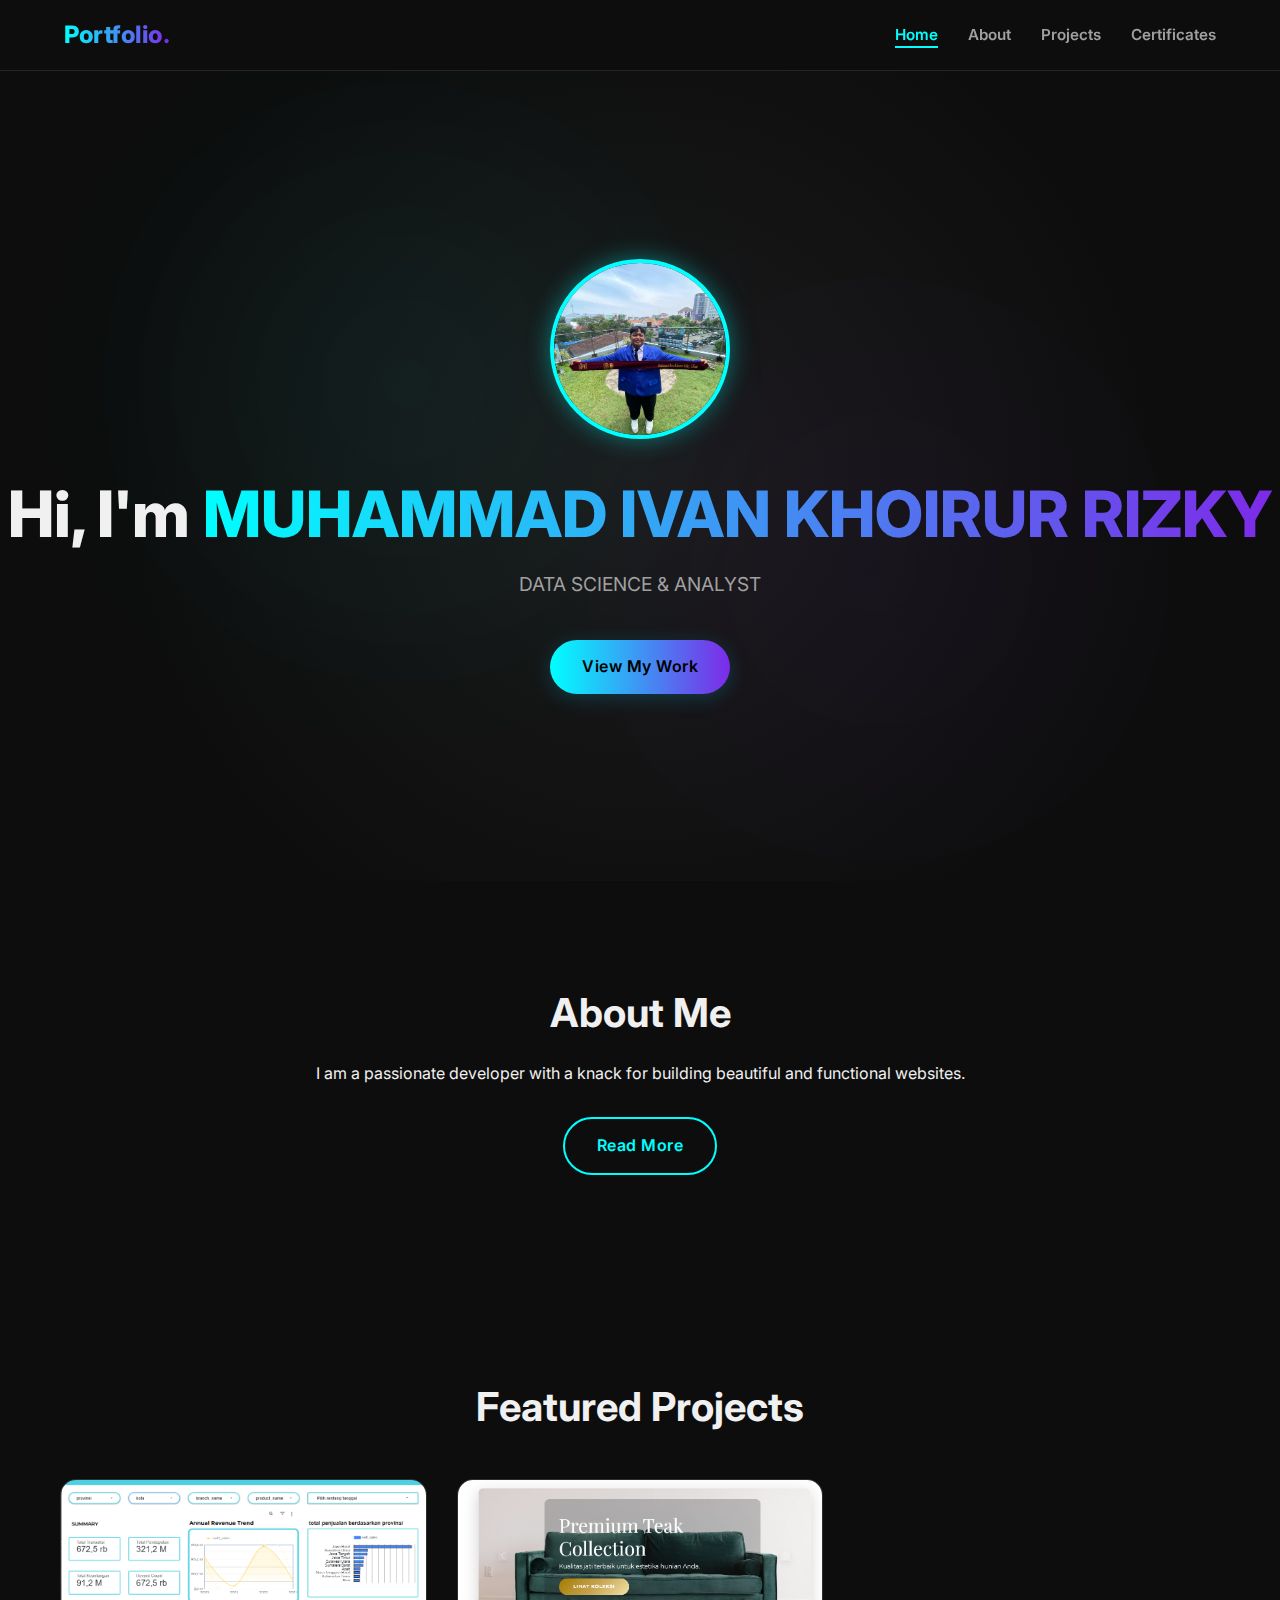
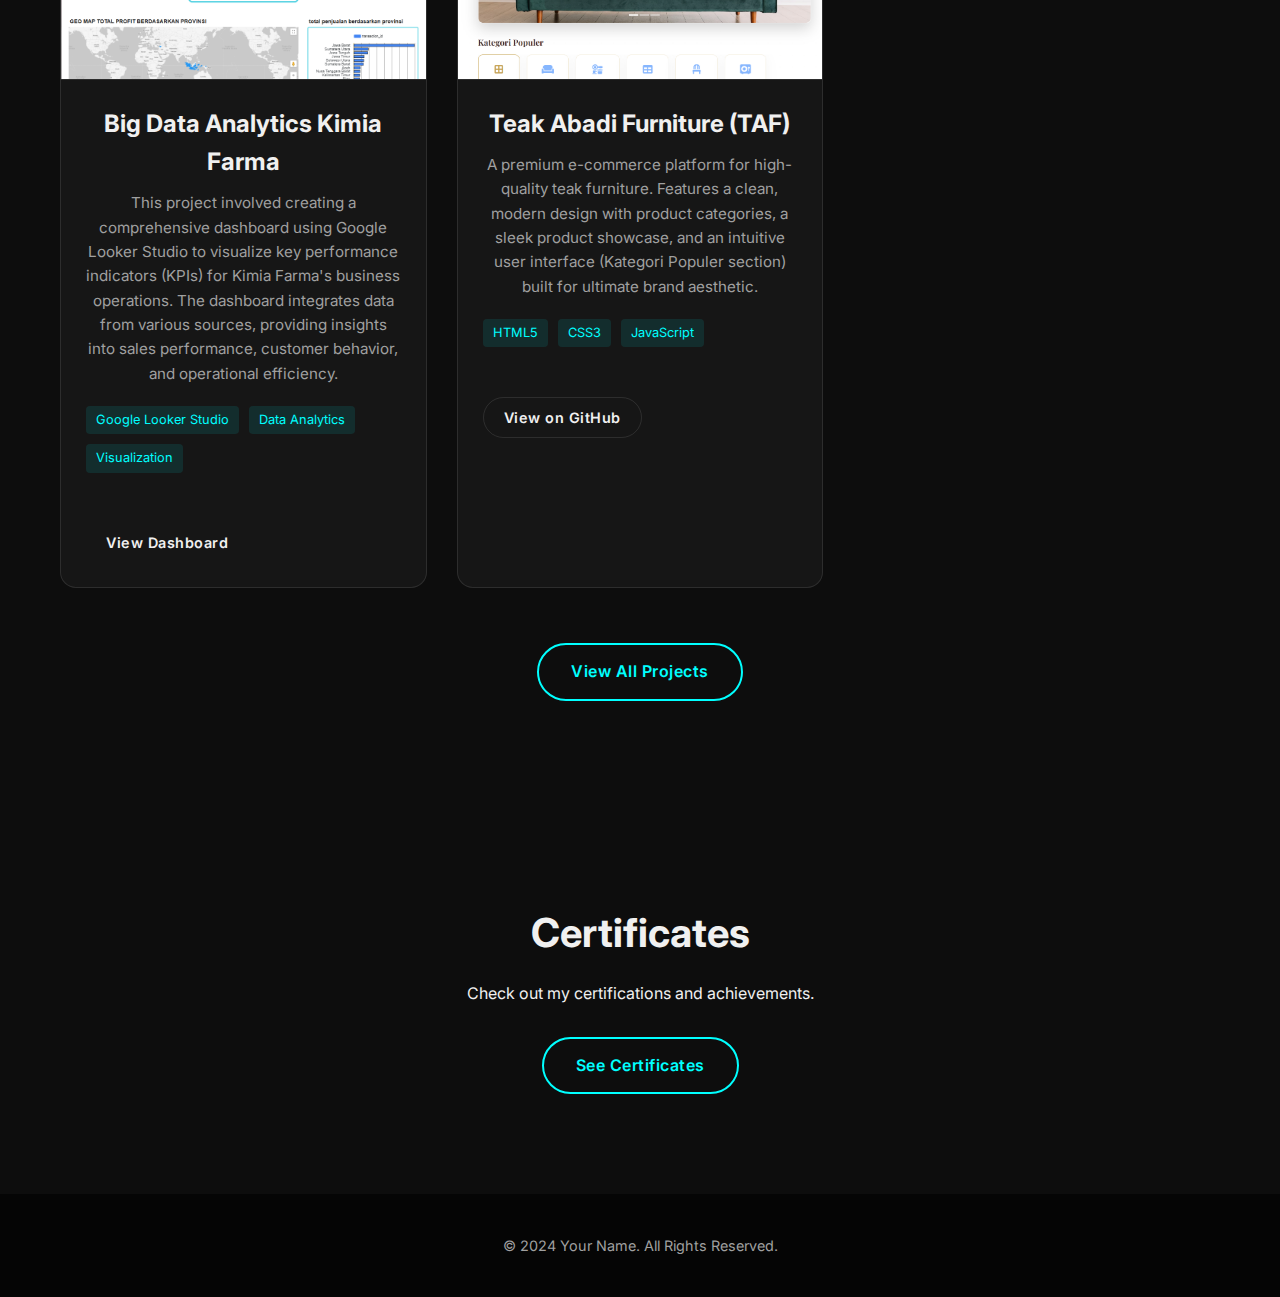
<file: index.html>
<!DOCTYPE html>
<html lang="en">

<head>
    <meta charset="UTF-8">
    <meta name="viewport" content="width=device-width, initial-scale=1.0">
    <title>My Portfolio</title>
    <link rel="stylesheet" href="css/style.css">
    <link href="https://fonts.googleapis.com/css2?family=Inter:wght@400;600;700&display=swap" rel="stylesheet">
    <link rel="stylesheet" href="https://cdnjs.cloudflare.com/ajax/libs/font-awesome/6.0.0/css/all.min.css">
</head>

<body>
    <nav class="navbar">
        <div class="logo">Portfolio.</div>
        <ul class="nav-links">
            <li><a href="index.html" class="active">Home</a></li>
            <li><a href="about.html">About</a></li>
            <li><a href="projects.html">Projects</a></li>
            <li><a href="certificates.html">Certificates</a></li>
        </ul>
        <div class="hamburger">
            <i class="fas fa-bars"></i>
        </div>
    </nav>

    <header class="hero">
        <div class="hero-content">
            <div class="profile-container">
                <img src="assets/FOTO PROFILE/WhatsApp Image 2026-02-15 at 11.28.17.jpeg" alt="Profile Photo"
                    class="profile-photo">
            </div>
            <h1>Hi, I'm <span class="highlight">MUHAMMAD IVAN KHOIRUR RIZKY</span></h1>
            <p>DATA SCIENCE & ANALYST</p>
            <a href="projects.html" class="btn btn-primary">View My Work</a>
        </div>
    </header>

    <section class="section-preview" id="about-preview">
        <div class="container">
            <h2>About Me</h2>
            <p>I am a passionate developer with a knack for building beautiful and functional websites.</p>
            <a href="about.html" class="btn btn-secondary">Read More</a>
        </div>
    </section>

    <section class="section-preview" id="projects-preview">
        <div class="container">
            <h2>Featured Projects</h2>
            <div class="projects-grid">
                <!-- Project Kimia Farma -->
                <article class="project-card">
                    <div class="project-image">
                        <img src="assets/projects/Project rakamin based internship big data analyst kimia farma 2020-2023.png"
                            alt="Big Data Analytics Kimia Farma">
                    </div>
                    <div class="project-info">
                        <h2>Big Data Analytics Kimia Farma</h2>
                        <p>This project involved creating a comprehensive dashboard using Google Looker Studio to
                            visualize key performance indicators (KPIs) for Kimia Farma's business operations. The
                            dashboard integrates data from various sources, providing insights into sales performance,
                            customer behavior, and operational efficiency.</p>
                        <div class="tech-stack">
                            <span>Google Looker Studio</span>
                            <span>Data Analytics</span>
                            <span>Visualization</span>
                        </div>
                        <div class="project-links">
                            <a href="#" class="btn btn-sm">View Dashboard</a>
                        </div>
                    </div>
                </article>

                <!-- Project TAF Furniture -->
                <article class="project-card">
                    <div class="project-image">
                        <img src="assets/projects/taf-project.png" alt="TAF Furniture">
                    </div>
                    <div class="project-info">
                        <h2>Teak Abadi Furniture (TAF)</h2>
                        <p>A premium e-commerce platform for high-quality teak furniture. Features a clean, modern
                            design with product categories, a sleek product showcase, and an intuitive user interface
                            (Kategori Populer section) built for ultimate brand aesthetic.</p>
                        <div class="tech-stack">
                            <span>HTML5</span>
                            <span>CSS3</span>
                            <span>JavaScript</span>
                        </div>
                        <div class="project-links">
                            <a href="https://github.com/IVAN96F/TAF-PROJECT.git" target="_blank"
                                class="btn btn-sm btn-outline">View on GitHub</a>
                        </div>
                    </div>
                </article>
            </div>
            <br>
            <div style="text-align: center;">
                <a href="projects.html" class="btn btn-secondary">View All Projects</a>
            </div>
        </div>
    </section>

    <section class="section-preview" id="certificates-preview">
        <div class="container">
            <h2>Certificates</h2>
            <p>Check out my certifications and achievements.</p>
            <a href="certificates.html" class="btn btn-secondary">See Certificates</a>
        </div>
    </section>

    <footer>
        <p>&copy; 2024 Your Name. All Rights Reserved.</p>
    </footer>

    <script src="js/script.js"></script>
</body>

</html>
</file>
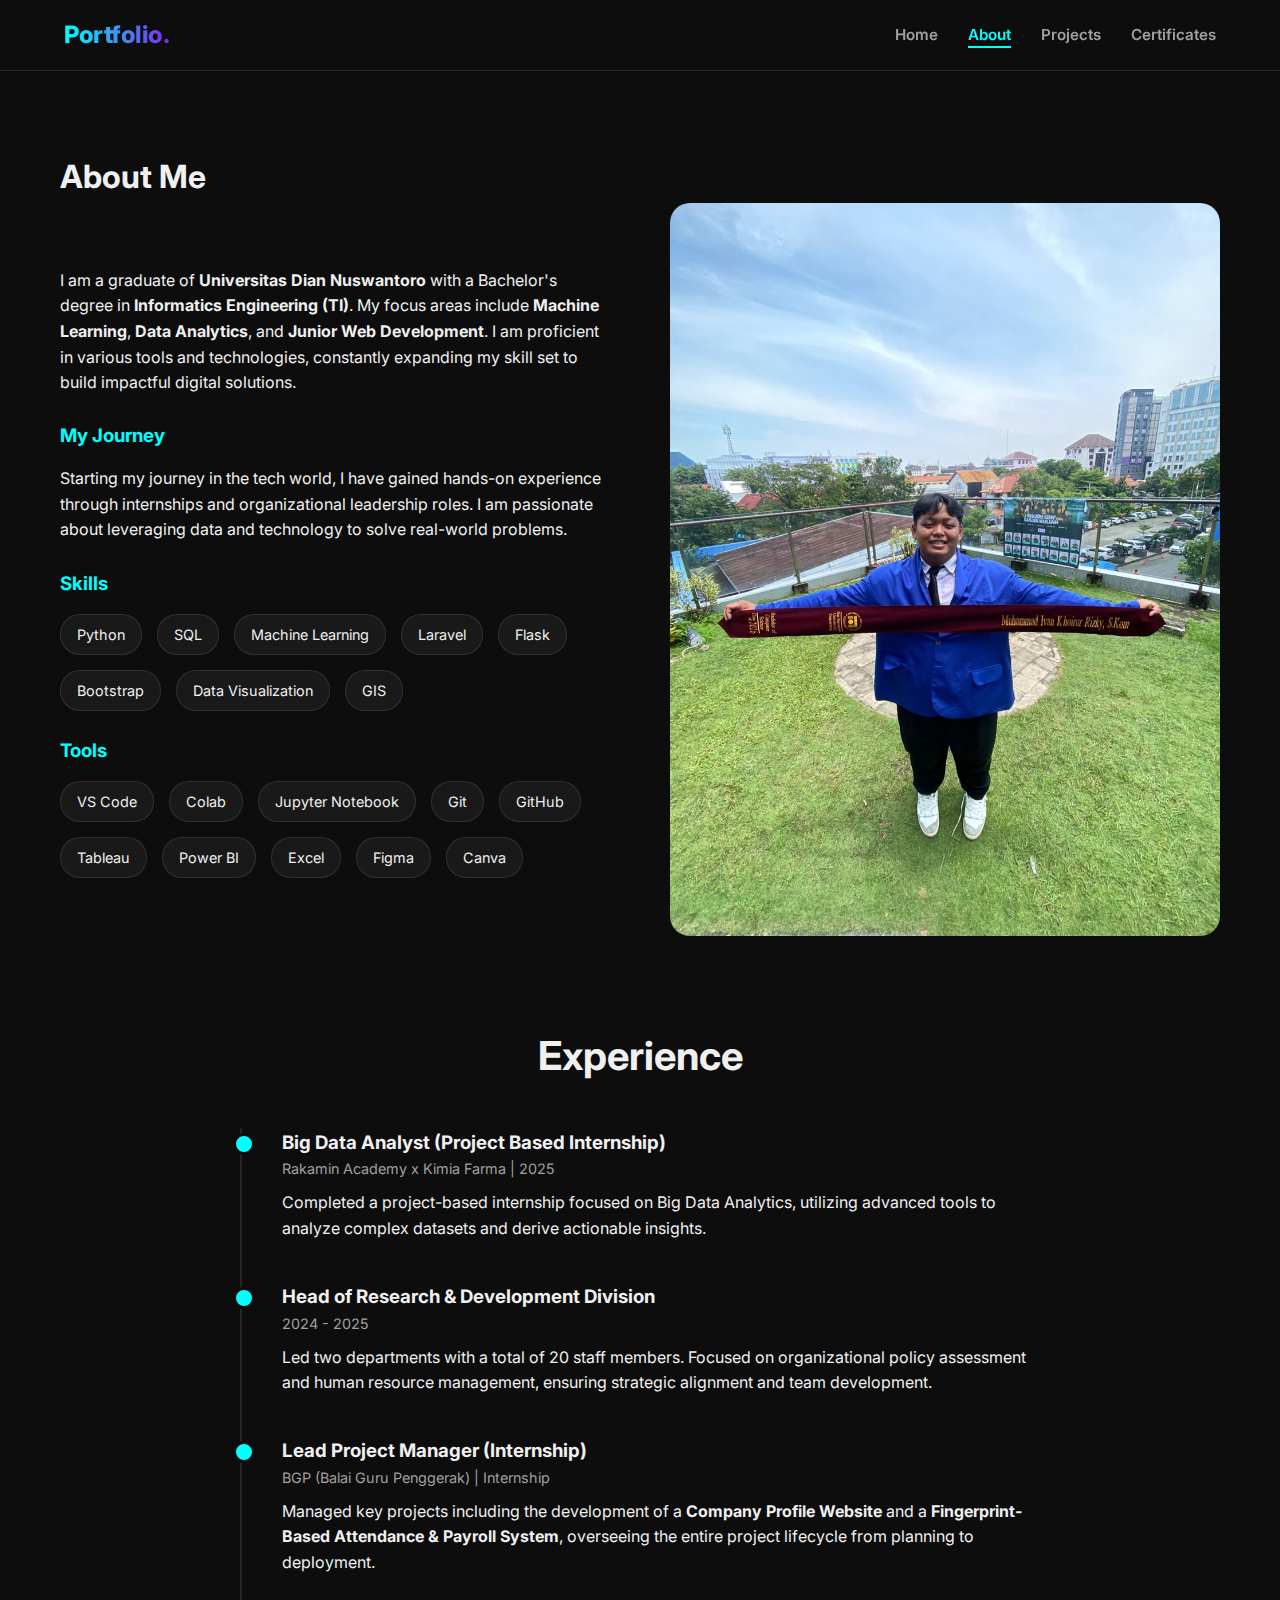
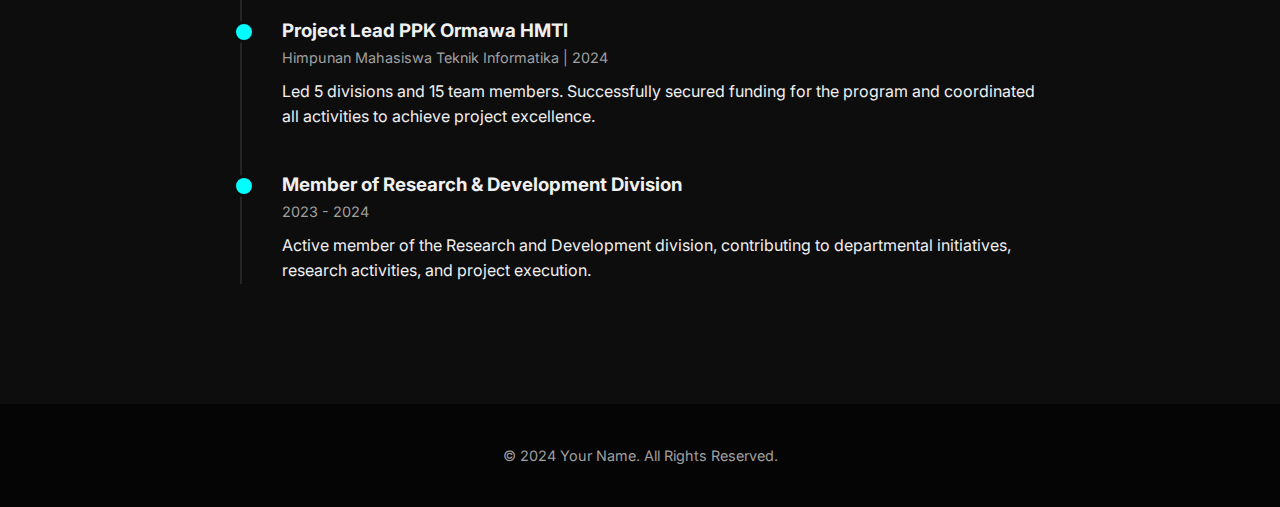
<file: about.html>
<!DOCTYPE html>
<html lang="en">

<head>
    <meta charset="UTF-8">
    <meta name="viewport" content="width=device-width, initial-scale=1.0">
    <title>About Me - Portfolio</title>
    <link rel="stylesheet" href="css/style.css">
    <link href="https://fonts.googleapis.com/css2?family=Inter:wght@400;600;700&display=swap" rel="stylesheet">
    <link rel="stylesheet" href="https://cdnjs.cloudflare.com/ajax/libs/font-awesome/6.0.0/css/all.min.css">
</head>

<body>
    <nav class="navbar">
        <div class="logo">Portfolio.</div>
        <ul class="nav-links">
            <li><a href="index.html">Home</a></li>
            <li><a href="about.html" class="active">About</a></li>
            <li><a href="projects.html">Projects</a></li>
            <li><a href="certificates.html">Certificates</a></li>
        </ul>
        <div class="hamburger">
            <i class="fas fa-bars"></i>
        </div>
    </nav>

    <main class="page-content">
        <div class="container">
            <h1>About Me</h1>
            <div class="about-grid">
                <div class="about-text">
                    <p>I am a graduate of <strong>Universitas Dian Nuswantoro</strong> with a Bachelor's degree in
                        <strong>Informatics
                            Engineering (TI)</strong>. My focus areas include <strong>Machine Learning</strong>,
                        <strong>Data Analytics</strong>, and
                        <strong>Junior Web Development</strong>. I am proficient in various tools and technologies,
                        constantly
                        expanding my skill set to build impactful digital solutions.
                    </p>
                    <br>
                    <h3>My Journey</h3>
                    <p>Starting my journey in the tech world, I have gained hands-on experience through internships and
                        organizational leadership roles. I am passionate about leveraging data and technology to solve
                        real-world problems.</p>
                    <br>
                    <h3>Skills</h3>
                    <ul class="skills-list">
                        <li>Python</li>
                        <li>SQL</li>
                        <li>Machine Learning</li>
                        <li>Laravel</li>
                        <li>Flask</li>
                        <li>Bootstrap</li>
                        <li>Data Visualization</li>
                        <li>GIS</li>
                    </ul>
                    <br>
                    <h3>Tools</h3>
                    <ul class="skills-list">
                        <li>VS Code</li>
                        <li>Colab</li>
                        <li>Jupyter Notebook</li>
                        <li>Git</li>
                        <li>GitHub</li>
                        <li>Tableau</li>
                        <li>Power BI</li>
                        <li>Excel</li>
                        <li>Figma</li>
                        <li>Canva</li>
                    </ul>
                </div>
                <div class="about-image">
                    <img src="assets/FOTO PROFILE/WhatsApp Image 2026-02-15 at 11.28.17.jpeg" alt="Profile Photo"
                        onerror="this.src='[data-uri]'"
                        style="width: 100%; border-radius: 20px;">
                </div>
            </div>

            <div class="experience-section">
                <h2>Experience</h2>
                <div class="timeline">
                    <!-- Item 1 -->
                    <div class="timeline-item">
                        <h3>Big Data Analyst (Project Based Internship)</h3>
                        <span>Rakamin Academy x Kimia Farma | 2025</span>
                        <p>Completed a project-based internship focused on Big Data Analytics, utilizing advanced tools
                            to analyze complex datasets and derive actionable insights.</p>
                    </div>

                    <!-- Item 2 -->
                    <div class="timeline-item">
                        <h3>Head of Research & Development Division</h3>
                        <span>2024 - 2025</span>
                        <p>Led two departments with a total of 20 staff members. Focused on organizational policy
                            assessment and human resource management, ensuring strategic alignment and team development.
                        </p>
                    </div>

                    <!-- Item 3 -->
                    <div class="timeline-item">
                        <h3>Lead Project Manager (Internship)</h3>
                        <span>BGP (Balai Guru Penggerak) | Internship</span>
                        <p>Managed key projects including the development of a <strong>Company Profile Website</strong>
                            and a <strong>Fingerprint-Based Attendance & Payroll System</strong>, overseeing the entire
                            project lifecycle from planning to deployment.</p>
                    </div>

                    <!-- Item 4 -->
                    <div class="timeline-item">
                        <h3>Project Lead PPK Ormawa HMTI</h3>
                        <span>Himpunan Mahasiswa Teknik Informatika | 2024</span>
                        <p>Led 5 divisions and 15 team members. Successfully secured funding for the program and
                            coordinated all activities to achieve project excellence.</p>
                    </div>

                    <!-- Item 5 -->
                    <div class="timeline-item">
                        <h3>Member of Research & Development Division</h3>
                        <span>2023 - 2024</span>
                        <p>Active member of the Research and Development division, contributing to departmental
                            initiatives, research activities, and project execution.</p>
                    </div>
                </div>
            </div>
        </div>
    </main>

    <footer>
        <p>&copy; 2024 Your Name. All Rights Reserved.</p>
    </footer>

    <script src="js/script.js"></script>
</body>

</html>
</file>
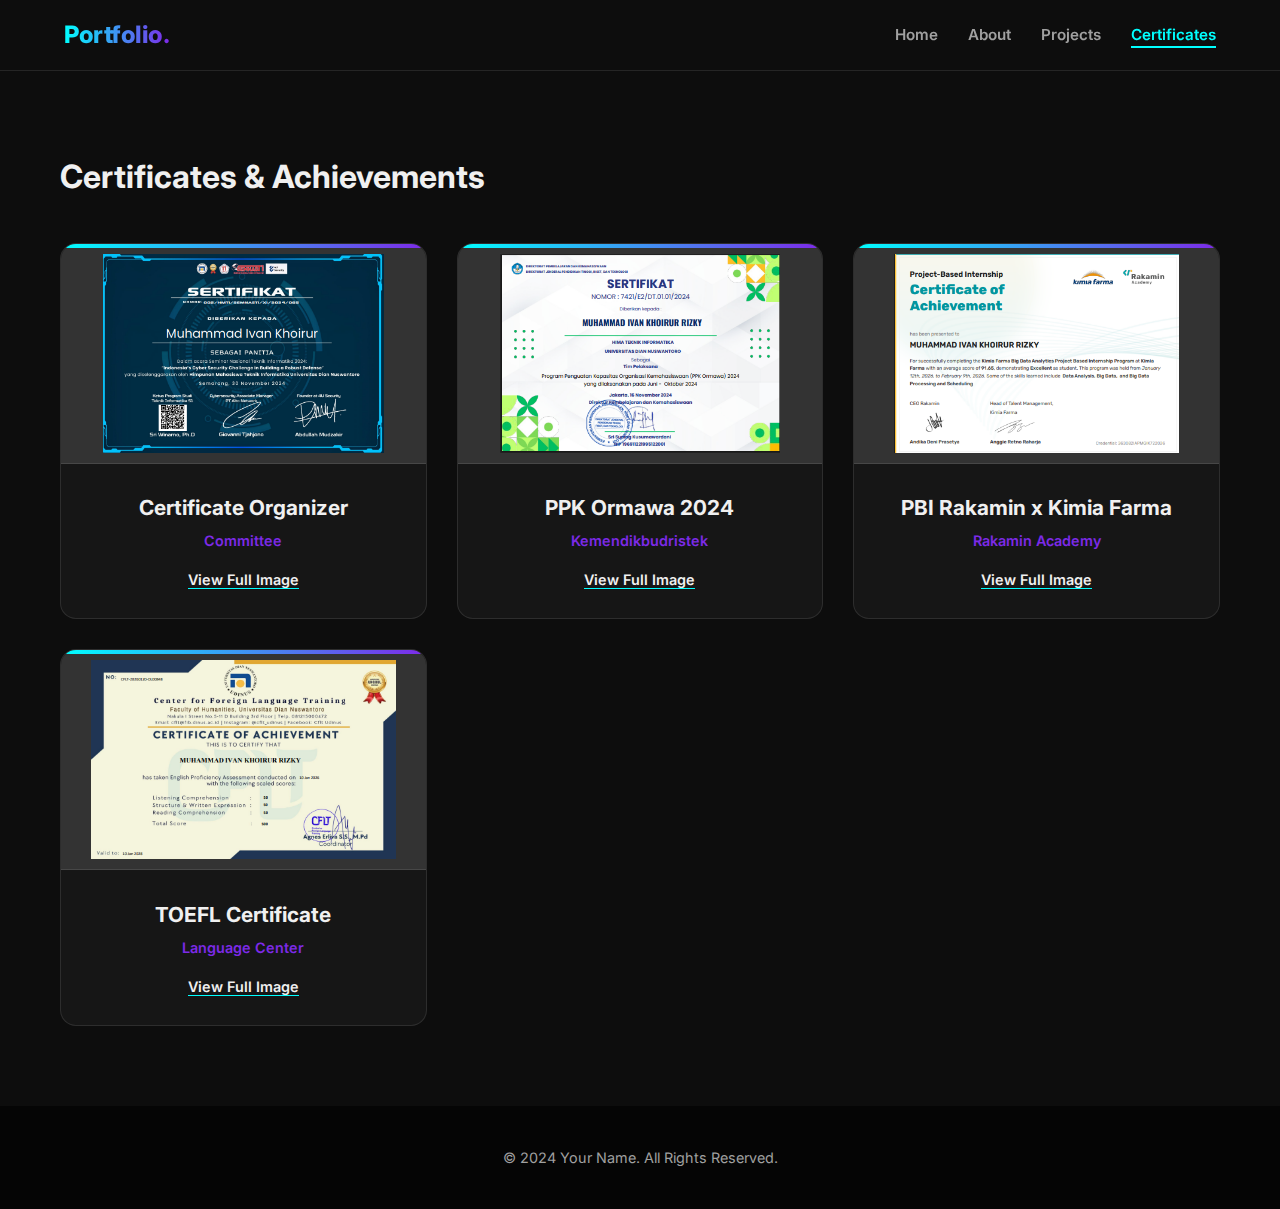
<file: certificates.html>
<!DOCTYPE html>
<html lang="en">

<head>
    <meta charset="UTF-8">
    <meta name="viewport" content="width=device-width, initial-scale=1.0">
    <title>Certificates - Portfolio</title>
    <link rel="stylesheet" href="css/style.css">
    <link href="https://fonts.googleapis.com/css2?family=Inter:wght@400;600;700&display=swap" rel="stylesheet">
    <link rel="stylesheet" href="https://cdnjs.cloudflare.com/ajax/libs/font-awesome/6.0.0/css/all.min.css">
</head>

<body>
    <nav class="navbar">
        <div class="logo">Portfolio.</div>
        <ul class="nav-links">
            <li><a href="index.html">Home</a></li>
            <li><a href="about.html">About</a></li>
            <li><a href="projects.html">Projects</a></li>
            <li><a href="certificates.html" class="active">Certificates</a></li>
        </ul>
        <div class="hamburger">
            <i class="fas fa-bars"></i>
        </div>
    </nav>

    <main class="page-content">
        <div class="container">
            <h1>Certificates & Achievements</h1>
            <div class="certificates-grid">
                <div class="cert-card">
                    <img src="assets/SERTIFIKAT/CERTIFICATE ORGANIZER.png" alt="Certificate Organizer" class="cert-img">
                    <h3>Certificate Organizer</h3>
                    <p class="issuer">Committee</p>
                    <a href="assets/SERTIFIKAT/CERTIFICATE ORGANIZER.png" class="cert-link" target="_blank">View Full
                        Image</a>
                </div>

                <div class="cert-card">
                    <img src="assets/SERTIFIKAT/PPK ORMAWA 2024.png" alt="PPK Ormawa 2024" class="cert-img">
                    <h3>PPK Ormawa 2024</h3>
                    <p class="issuer">Kemendikbudristek</p>
                    <a href="assets/SERTIFIKAT/PPK ORMAWA 2024.png" class="cert-link" target="_blank">View Full
                        Image</a>
                </div>

                <div class="cert-card">
                    <img src="assets/SERTIFIKAT/PROJECT-BASED INTERNSHIP RAKAMIN X KIMIA FARMA.png"
                        alt="PBI Rakamin x Kimia Farma" class="cert-img">
                    <h3>PBI Rakamin x Kimia Farma</h3>
                    <p class="issuer">Rakamin Academy</p>
                    <a href="assets/SERTIFIKAT/PROJECT-BASED INTERNSHIP RAKAMIN X KIMIA FARMA.png" class="cert-link"
                        target="_blank">View Full Image</a>
                </div>

                <div class="cert-card">
                    <img src="assets/SERTIFIKAT/TOEFL CERTIFICATE.png" alt="TOEFL Certificate" class="cert-img">
                    <h3>TOEFL Certificate</h3>
                    <p class="issuer">Language Center</p>
                    <a href="assets/SERTIFIKAT/TOEFL CERTIFICATE.png" class="cert-link" target="_blank">View Full
                        Image</a>
                </div>
            </div>
        </div>
    </main>

    <footer>
        <p>&copy; 2024 Your Name. All Rights Reserved.</p>
    </footer>

    <script src="js/script.js"></script>
</body>

</html>
</file>
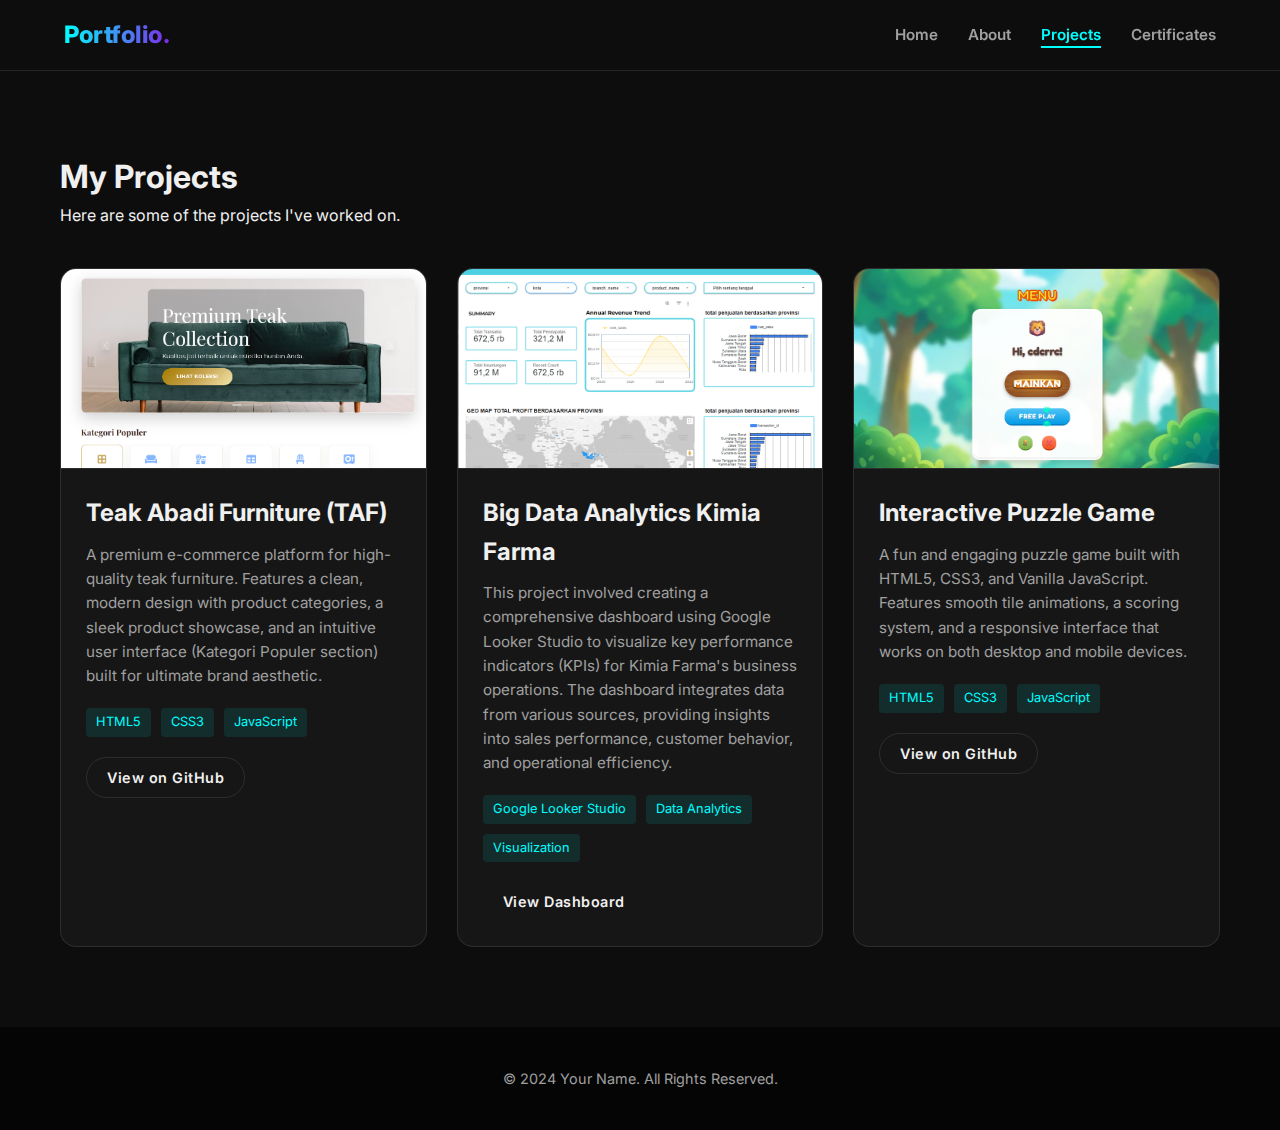
<file: projects.html>
<!DOCTYPE html>
<html lang="en">

<head>
    <meta charset="UTF-8">
    <meta name="viewport" content="width=device-width, initial-scale=1.0">
    <title>My Projects - Portfolio</title>
    <link rel="stylesheet" href="css/style.css">
    <link href="https://fonts.googleapis.com/css2?family=Inter:wght@400;600;700&display=swap" rel="stylesheet">
    <link rel="stylesheet" href="https://cdnjs.cloudflare.com/ajax/libs/font-awesome/6.0.0/css/all.min.css">
</head>

<body>
    <nav class="navbar">
        <div class="logo">Portfolio.</div>
        <ul class="nav-links">
            <li><a href="index.html">Home</a></li>
            <li><a href="about.html">About</a></li>
            <li><a href="projects.html" class="active">Projects</a></li>
            <li><a href="certificates.html">Certificates</a></li>
        </ul>
        <div class="hamburger">
            <i class="fas fa-bars"></i>
        </div>
    </nav>

    <main class="page-content">
        <div class="container">
            <h1>My Projects</h1>
            <p class="subtitle">Here are some of the projects I've worked on.</p>

            <div class="projects-grid">
                <!-- Project TAF Furniture -->
                <article class="project-card">
                    <div class="project-image">
                        <img src="assets/projects/taf-project.png" alt="TAF Furniture">
                    </div>
                    <div class="project-info">
                        <h2>Teak Abadi Furniture (TAF)</h2>
                        <p>A premium e-commerce platform for high-quality teak furniture. Features a clean, modern
                            design with product categories, a sleek product showcase, and an intuitive user interface
                            (Kategori Populer section) built for ultimate brand aesthetic.</p>
                        <div class="tech-stack">
                            <span>HTML5</span>
                            <span>CSS3</span>
                            <span>JavaScript</span>
                        </div>
                        <div class="project-links">
                            <a href="https://github.com/IVAN96F/TAF-PROJECT.git" target="_blank"
                                class="btn btn-sm btn-outline">View on GitHub</a>
                        </div>
                    </div>
                </article>
                <!-- Project Kimia Farma -->
                <article class="project-card">
                    <div class="project-image">
                        <img src="assets/projects/Project rakamin based internship big data analyst kimia farma 2020-2023.png"
                            alt="Big Data Analytics Kimia Farma">
                    </div>
                    <div class="project-info">
                        <h2>Big Data Analytics Kimia Farma</h2>
                        <p>This project involved creating a comprehensive dashboard using Google Looker Studio to
                            visualize key performance indicators (KPIs) for Kimia Farma's business operations. The
                            dashboard integrates data from various sources, providing insights into sales performance,
                            customer behavior, and operational efficiency.</p>
                        <div class="tech-stack">
                            <span>Google Looker Studio</span>
                            <span>Data Analytics</span>
                            <span>Visualization</span>
                        </div>
                        <div class="project-links">
                            <a href="#" class="btn btn-sm">View Dashboard</a>
                        </div>
                    </div>
                </article>

                <!-- Project Puzzle Game -->
                <article class="project-card">
                    <div class="project-image">
                        <img src="assets/projects/Project PUZZL GAME.png" alt="Puzzle Game">
                    </div>
                    <div class="project-info">
                        <h2>Interactive Puzzle Game</h2>
                        <p>A fun and engaging puzzle game built with HTML5, CSS3, and Vanilla JavaScript. Features
                            smooth tile animations, a scoring system, and a responsive interface that works on both
                            desktop and mobile devices.</p>
                        <div class="tech-stack">
                            <span>HTML5</span>
                            <span>CSS3</span>
                            <span>JavaScript</span>
                        </div>
                        <div class="project-links">
                            <a href="https://github.com/IVAN96F/Puzzle-game-by-ivan-.git" target="_blank"
                                class="btn btn-sm btn-outline">View on GitHub</a>
                        </div>
                    </div>
                </article>
            </div>
        </div>
    </main>

    <footer>
        <p>&copy; 2024 Your Name. All Rights Reserved.</p>
    </footer>

    <script src="js/script.js"></script>
</body>

</html>
</file>
<file: css/style.css>
:root {
    --bg-color: #0d0d0d;
    --text-color: #f0f0f0;
    --text-muted: #a0a0a0;
    --primary-color: #00ffff;
    --secondary-color: #7d2ae8;
    --accent-color: #ff0055;
    --card-bg: #161616;
    --nav-bg: rgba(13, 13, 13, 0.9);
    --font-main: 'Inter', sans-serif;
    --border-color: rgba(255, 255, 255, 0.1);
}

* {
    margin: 0;
    padding: 0;
    box-sizing: border-box;
}

body {
    font-family: var(--font-main);
    background-color: var(--bg-color);
    color: var(--text-color);
    line-height: 1.6;
    overflow-x: hidden;
}

a {
    text-decoration: none;
    color: inherit;
    transition: 0.3s;
}

ul {
    list-style: none;
}

/* Navbar */
.navbar {
    display: flex;
    justify-content: space-between;
    align-items: center;
    padding: 1rem 5%;
    background: var(--nav-bg);
    backdrop-filter: blur(10px);
    position: sticky;
    top: 0;
    z-index: 1000;
    border-bottom: 1px solid var(--border-color);
}

.logo {
    font-size: 1.5rem;
    font-weight: 800;
    background: linear-gradient(90deg, var(--primary-color), var(--secondary-color));
    -webkit-background-clip: text;
    background-clip: text;
    -webkit-text-fill-color: transparent;
    letter-spacing: -0.5px;
}

.nav-links {
    display: flex;
    gap: 30px;
}

.nav-links a {
    font-size: 0.95rem;
    font-weight: 600;
    color: var(--text-muted);
    position: relative;
}

.nav-links a:hover,
.nav-links a.active {
    color: var(--primary-color);
}

.nav-links a::after {
    content: '';
    position: absolute;
    width: 0;
    height: 2px;
    bottom: -4px;
    left: 0;
    background-color: var(--primary-color);
    transition: width 0.3s;
}

.nav-links a:hover::after,
.nav-links a.active::after {
    width: 100%;
}

.hamburger {
    display: none;
    font-size: 1.5rem;
    cursor: pointer;
    color: var(--text-color);
}

/* Layout Utilities */
.container {
    max-width: 1200px;
    margin: 0 auto;
    padding: 0 20px;
}

.page-content {
    padding: 80px 0;
    min-height: 80vh;
    animation: fadeIn 0.8s ease-out;
}

/* Hero Section */
.hero {
    height: 90vh;
    display: flex;
    justify-content: center;
    align-items: center;
    text-align: center;
    background: radial-gradient(circle at center, #1b1b1b 0%, var(--bg-color) 70%);
    position: relative;
}

.hero::before {
    content: '';
    position: absolute;
    width: 300px;
    height: 300px;
    background: var(--primary-color);
    filter: blur(150px);
    opacity: 0.1;
    top: 20%;
    left: 20%;
    border-radius: 50%;
}

.hero::after {
    content: '';
    position: absolute;
    width: 300px;
    height: 300px;
    background: var(--secondary-color);
    filter: blur(150px);
    opacity: 0.1;
    bottom: 20%;
    right: 20%;
    border-radius: 50%;
}

.hero-content {
    z-index: 1;
}

.hero h1 {
    font-size: 4rem;
    font-weight: 800;
    margin-bottom: 20px;
    line-height: 1.1;
}

.highlight {
    background: linear-gradient(90deg, var(--primary-color), var(--secondary-color));
    -webkit-background-clip: text;
    background-clip: text;
    -webkit-text-fill-color: transparent;
}

.hero p {
    font-size: 1.2rem;
    margin-bottom: 40px;
    color: var(--text-muted);
}

/* Profile Photo */
.profile-container {
    margin-bottom: 2rem;
    display: inline-block;
    position: relative;
}

.profile-photo {
    width: 180px;
    height: 180px;
    border-radius: 50%;
    object-fit: cover;
    border: 4px solid var(--primary-color);
    box-shadow: 0 0 25px rgba(0, 255, 255, 0.4);
    transition: transform 0.3s ease;
}

.profile-photo:hover {
    transform: scale(1.05);
    box-shadow: 0 0 40px rgba(0, 255, 255, 0.6);
    border-color: var(--secondary-color);
}

/* Buttons */
.btn {
    display: inline-block;
    padding: 14px 32px;
    border-radius: 50px;
    font-weight: 600;
    cursor: pointer;
    border: none;
    font-size: 1rem;
    letter-spacing: 0.5px;
}

.btn-primary {
    background: linear-gradient(90deg, var(--primary-color), var(--secondary-color));
    color: #000;
    box-shadow: 0 4px 20px rgba(0, 212, 255, 0.2);
}

.btn-primary:hover {
    transform: translateY(-3px);
    box-shadow: 0 6px 25px rgba(0, 212, 255, 0.4);
}

.btn-secondary {
    border: 2px solid var(--primary-color);
    color: var(--primary-color);
    background: transparent;
}

.btn-secondary:hover {
    background: rgba(0, 255, 255, 0.1);
}

.btn-sm {
    padding: 8px 20px;
    font-size: 0.9rem;
}

.btn-outline {
    background: transparent;
    border: 1px solid var(--border-color);
    color: var(--text-color);
}

.btn-outline:hover {
    background: #fff;
    color: #000;
}

/* Section Previews */
.section-preview {
    padding: 100px 0;
    text-align: center;
}

.section-preview .btn {
    margin-top: 30px;
}

.section-preview h2 {
    font-size: 2.5rem;
    margin-bottom: 1rem;
}

/* Cards Generic */
.card {
    background: var(--card-bg);
    padding: 30px;
    border-radius: 16px;
    border: 1px solid var(--border-color);
    transition: 0.3s;
    text-align: left;
}

.card:hover {
    transform: translateY(-5px);
    border-color: var(--primary-color);
    box-shadow: 0 10px 30px rgba(0, 0, 0, 0.5);
}

/* About Page */
.about-grid {
    display: grid;
    grid-template-columns: 1fr 1fr;
    gap: 60px;
    align-items: center;
    margin-bottom: 80px;
}

.about-text h1 {
    font-size: 3rem;
    margin-bottom: 30px;
}

.about-text h3 {
    color: var(--primary-color);
    margin-bottom: 15px;
}

.img-placeholder {
    width: 100%;
    height: 400px;
    background: #222;
    border-radius: 20px;
    display: flex;
    align-items: center;
    justify-content: center;
    color: #555;
    font-weight: 700;
    border: 2px dashed #444;
}

.skills-list {
    display: flex;
    flex-wrap: wrap;
    gap: 15px;
}

.skills-list li {
    background: rgba(255, 255, 255, 0.05);
    padding: 8px 16px;
    border-radius: 20px;
    border: 1px solid var(--border-color);
    font-size: 0.9rem;
}

.experience-section h2 {
    font-size: 2.5rem;
    margin-bottom: 40px;
    text-align: center;
}

.timeline {
    border-left: 2px solid var(--border-color);
    padding-left: 40px;
    max-width: 800px;
    margin: 0 auto;
}

.timeline-item {
    margin-bottom: 40px;
    position: relative;
}

.timeline-item::before {
    content: '';
    position: absolute;
    width: 16px;
    height: 16px;
    background: var(--primary-color);
    border-radius: 50%;
    left: -49px;
    top: 5px;
    border: 3px solid var(--bg-color);
}

.timeline-item span {
    color: var(--text-muted);
    font-size: 0.9rem;
    display: block;
    margin-bottom: 10px;
}

/* Projects Page */
.projects-grid {
    display: grid;
    grid-template-columns: repeat(auto-fill, minmax(350px, 1fr));
    gap: 30px;
    margin-top: 40px;
}

.project-card {
    background: var(--card-bg);
    border-radius: 16px;
    overflow: hidden;
    border: 1px solid var(--border-color);
    transition: 0.3s;
}

.project-card:hover {
    transform: translateY(-5px);
    border-color: var(--secondary-color);
}

.project-image .img-placeholder {
    height: 200px;
    border-radius: 0;
    border: none;
    border-bottom: 1px solid var(--border-color);
}

.project-image img {
    width: 100%;
    height: 200px;
    object-fit: cover;
    border-bottom: 1px solid var(--border-color);
    display: block;
}

.project-info {
    padding: 25px;
}

.project-info h2 {
    font-size: 1.5rem;
    margin-bottom: 10px;
}

.project-info p {
    color: var(--text-muted);
    font-size: 0.95rem;
    margin-bottom: 20px;
}

.tech-stack {
    display: flex;
    gap: 10px;
    margin-bottom: 20px;
    flex-wrap: wrap;
}

.tech-stack span {
    font-size: 0.8rem;
    color: var(--primary-color);
    background: rgba(0, 255, 255, 0.1);
    padding: 4px 10px;
    border-radius: 4px;
}

.project-links {
    display: flex;
    gap: 15px;
}

/* Certificates Page */
.certificates-grid {
    display: grid;
    grid-template-columns: repeat(auto-fill, minmax(300px, 1fr));
    gap: 30px;
    margin-top: 40px;
}

.cert-card {
    background: var(--card-bg);
    padding: 0 0 25px 0;
    /* Remove top padding to let image sit flush if needed, or adjust */
    border-radius: 16px;
    border: 1px solid var(--border-color);
    text-align: center;
    transition: 0.3s;
    position: relative;
    overflow: hidden;
}

.cert-card::before {
    content: '';
    position: absolute;
    top: 0;
    left: 0;
    width: 100%;
    height: 4px;
    background: linear-gradient(90deg, var(--primary-color), var(--secondary-color));
    z-index: 10;
}

.cert-card:hover {
    transform: translateY(-5px);
    box-shadow: 0 10px 40px rgba(0, 0, 0, 0.3);
}

.cert-img {
    width: 100%;
    height: 220px;
    /* Increased slightly */
    object-fit: contain;
    border-bottom: 1px solid var(--border-color);
    margin-bottom: 20px;
    background: #333;
    /* Darker bg to match theme better than stark white, or keep white if certs have white bg */
    padding: 10px;
    /* Add padding for contain mode */
}

/* 
.cert-icon {
    font-size: 3rem;
    color: var(--primary-color);
    margin-bottom: 20px;
} 
*/

.cert-card h3 {
    font-size: 1.3rem;
    margin-bottom: 5px;
}

.issuer {
    color: var(--secondary-color);
    font-weight: 600;
    font-size: 0.9rem;
    margin-bottom: 15px;
}

.cert-desc {
    color: var(--text-muted);
    font-size: 0.9rem;
    margin-bottom: 25px;
}

.cert-link {
    color: var(--text-color);
    font-weight: 600;
    font-size: 0.9rem;
    border-bottom: 1px solid var(--primary-color);
}

/* Footer */
footer {
    text-align: center;
    padding: 40px;
    background: #050505;
    color: var(--text-muted);
    font-size: 0.9rem;
    margin-top: auto;
}

/* Animations */
@keyframes fadeIn {
    from {
        opacity: 0;
        transform: translateY(20px);
    }

    to {
        opacity: 1;
        transform: translateY(0);
    }
}

/* Responsive */
@media (max-width: 768px) {
    .nav-links {
        display: none;
        flex-direction: column;
        position: absolute;
        top: 100%;
        left: 0;
        right: 0;
        background: var(--nav-bg);
        text-align: center;
        padding: 2rem 0;
        border-bottom: 1px solid var(--border-color);
    }

    .nav-links.active {
        display: flex;
    }

    .hamburger {
        display: block;
    }

    .hero h1 {
        font-size: 2.5rem;
    }

    .about-grid {
        grid-template-columns: 1fr;
    }

    .about-image {
        order: -1;
    }
}
</file>
